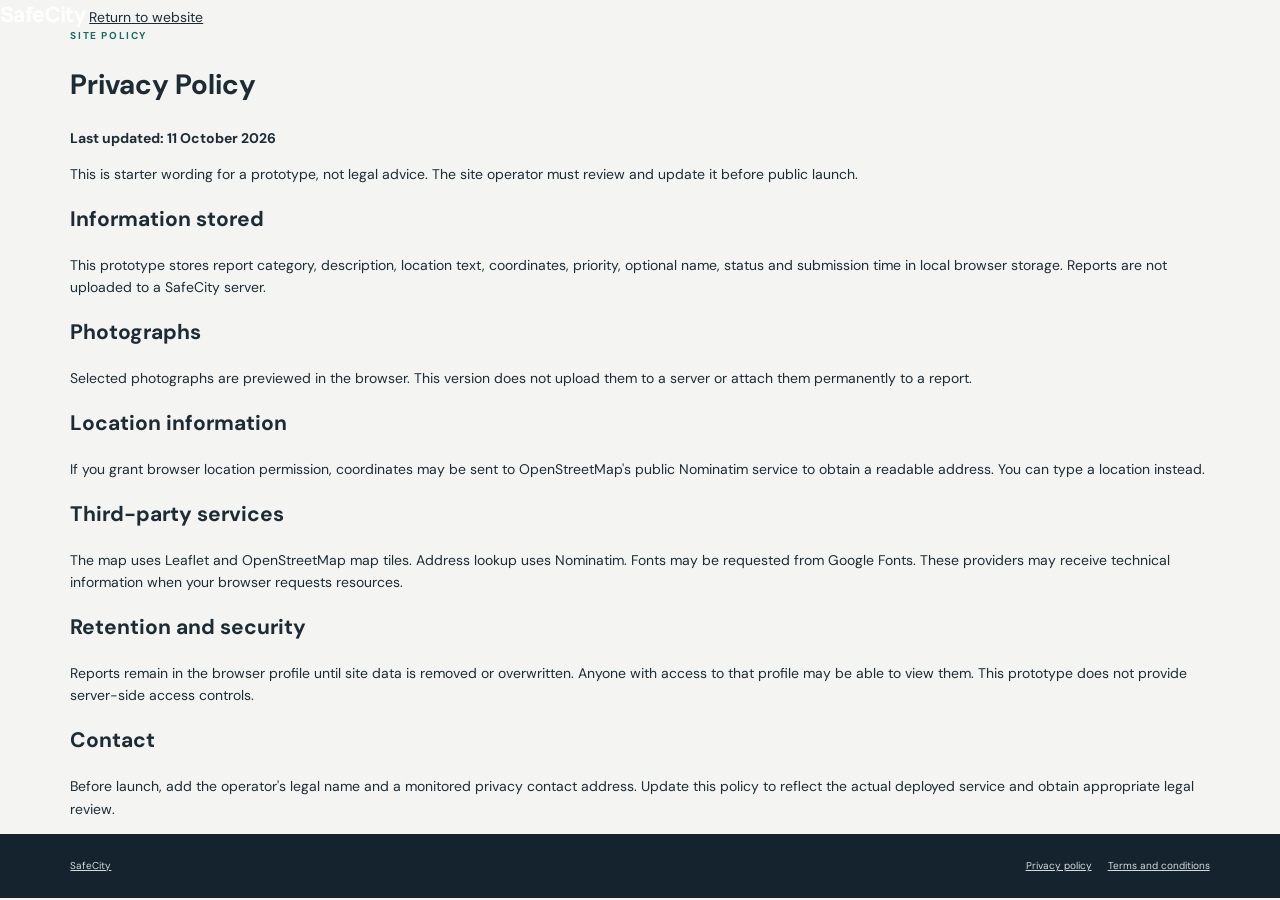
<file: privacy.html>
<!DOCTYPE html>
<html lang="en">
<head>
  <meta charset="UTF-8">
  <meta name="viewport" content="width=device-width, initial-scale=1">
  <title>Privacy Policy | SafeCity</title>
  <link rel="icon" href="favicon.svg" type="image/svg+xml">
  <link rel="stylesheet" href="style.css">
</head>
<body>
  <header class="header">
    <a class="brand" href="index.html">SafeCity</a>
    <a href="index.html">Return to website</a>
  </header>
  <main class="container legal-page">
    <p class="eyebrow">SITE POLICY</p>
    <h1>Privacy Policy</h1>
    <p><strong>Last updated: 11 October 2026</strong></p>

    <p class="legal-warning">
      This is starter wording for a prototype, not legal advice.
      The site operator must review and update it before public launch.
    </p>

    <h2>Information stored</h2>
    <p>
      This prototype stores report category, description, location text,
      coordinates, priority, optional name, status and submission time
      in local browser storage. Reports are not uploaded to a SafeCity server.
    </p>

    <h2>Photographs</h2>
    <p>
      Selected photographs are previewed in the browser. This version does
      not upload them to a server or attach them permanently to a report.
    </p>

    <h2>Location information</h2>
    <p>
      If you grant browser location permission, coordinates may be sent to
      OpenStreetMap's public Nominatim service to obtain a readable address.
      You can type a location instead.
    </p>

    <h2>Third-party services</h2>
    <p>
      The map uses Leaflet and OpenStreetMap map tiles. Address lookup uses
      Nominatim. Fonts may be requested from Google Fonts. These providers
      may receive technical information when your browser requests resources.
    </p>

    <h2>Retention and security</h2>
    <p>
      Reports remain in the browser profile until site data is removed or
      overwritten. Anyone with access to that profile may be able to view
      them. This prototype does not provide server-side access controls.
    </p>

    <h2>Contact</h2>
    <p>
      Before launch, add the operator's legal name and a monitored privacy
      contact address. Update this policy to reflect the actual deployed
      service and obtain appropriate legal review.
    </p>
  </main>
  <footer class="footer">
    <a class="footer-brand" href="index.html">SafeCity</a>
    <div class="footer-links">
      <a href="privacy.html">Privacy policy</a>
      <a href="terms.html">Terms and conditions</a>
    </div>
  </footer>
</body>
</html>
</file>
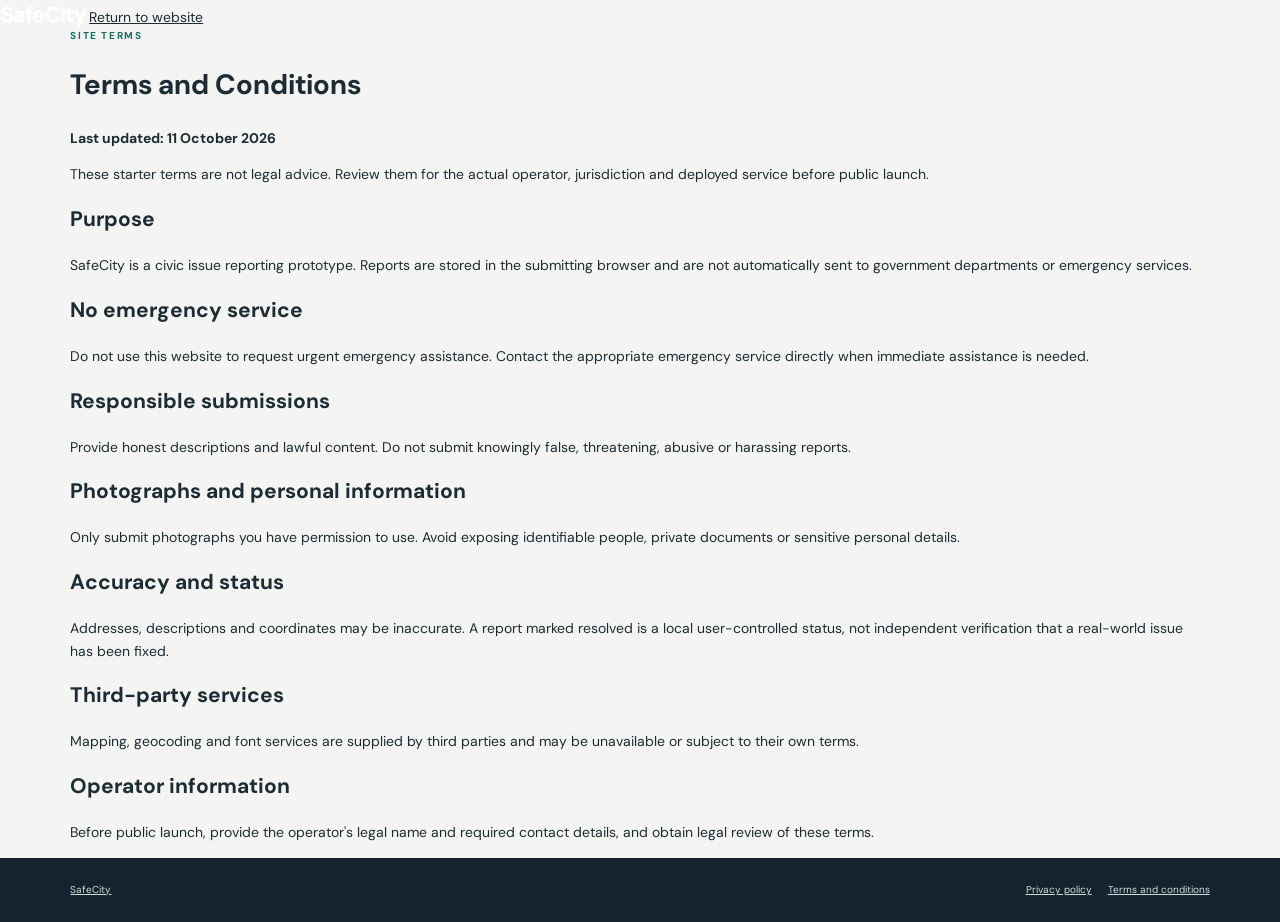
<file: terms.html>
<!DOCTYPE html>
<html lang="en">
<head>
  <meta charset="UTF-8">
  <meta name="viewport" content="width=device-width, initial-scale=1">
  <title>Terms and Conditions | SafeCity</title>
  <link rel="icon" href="favicon.svg" type="image/svg+xml">
  <link rel="stylesheet" href="style.css">
</head>
<body>
  <header class="header">
    <a class="brand" href="index.html">SafeCity</a>
    <a href="index.html">Return to website</a>
  </header>
  <main class="container legal-page">
    <p class="eyebrow">SITE TERMS</p>
    <h1>Terms and Conditions</h1>
    <p><strong>Last updated: 11 October 2026</strong></p>

    <p class="legal-warning">
      These starter terms are not legal advice. Review them for the actual
      operator, jurisdiction and deployed service before public launch.
    </p>

    <h2>Purpose</h2>
    <p>
      SafeCity is a civic issue reporting prototype. Reports are stored in
      the submitting browser and are not automatically sent to government
      departments or emergency services.
    </p>

    <h2>No emergency service</h2>
    <p>
      Do not use this website to request urgent emergency assistance.
      Contact the appropriate emergency service directly when immediate
      assistance is needed.
    </p>

    <h2>Responsible submissions</h2>
    <p>
      Provide honest descriptions and lawful content. Do not submit
      knowingly false, threatening, abusive or harassing reports.
    </p>

    <h2>Photographs and personal information</h2>
    <p>
      Only submit photographs you have permission to use. Avoid exposing
      identifiable people, private documents or sensitive personal details.
    </p>

    <h2>Accuracy and status</h2>
    <p>
      Addresses, descriptions and coordinates may be inaccurate. A report
      marked resolved is a local user-controlled status, not independent
      verification that a real-world issue has been fixed.
    </p>

    <h2>Third-party services</h2>
    <p>
      Mapping, geocoding and font services are supplied by third parties
      and may be unavailable or subject to their own terms.
    </p>

    <h2>Operator information</h2>
    <p>
      Before public launch, provide the operator's legal name and required
      contact details, and obtain legal review of these terms.
    </p>
  </main>
  <footer class="footer">
    <a class="footer-brand" href="index.html">SafeCity</a>
    <div class="footer-links">
      <a href="privacy.html">Privacy policy</a>
      <a href="terms.html">Terms and conditions</a>
    </div>
  </footer>
</body>
</html>
</file>
<file: style.css>
@import url('https://fonts.googleapis.com/css2?family=DM+Sans:wght@400;500;600;700&family=Manrope:wght@400;500;600;700;800&display=swap');

:root {
  --navy: #14232d;
  --ink: #1d2c34;
  --paper: #f4f5f2;
  --white: #ffffff;
  --line: #dce2df;
  --muted: #63747a;
  --green: #176c61;
  --green-dark: #10574f;
}

* {
  box-sizing: border-box;
}

html {
  scroll-behavior: smooth;
}

body {
  margin: 0;
  background: var(--paper);
  color: var(--ink);
  font-family: "DM Sans", Arial, sans-serif;
  font-size: 14px;
  line-height: 1.6;
}

a {
  color: inherit;
}

button,
input,
select,
textarea {
  font: inherit;
}

.site-header {
  min-height: 76px;
  padding: 16px 5.5%;
  display: flex;
  align-items: center;
  justify-content: space-between;
  flex-wrap: wrap;
  gap: 20px;
  background: var(--navy);
  color: white;
}

.brand {
  color: white;
  font: 800 21px Manrope, sans-serif;
  text-decoration: none;
  letter-spacing: -0.6px;
}

.site-header nav {
  display: flex;
  flex-wrap: wrap;
  gap: 25px;
}

.site-header nav a {
  color: #d6dfdf;
  text-decoration: none;
  font-size: 12px;
  font-weight: 600;
}

.site-header nav a:hover,
.footer-links a:hover {
  color: white;
  text-decoration: underline;
}

.city-label {
  color: #d6dfdf;
  font-size: 10px;
  font-weight: 700;
  letter-spacing: 1px;
}

.container {
  width: min(1400px, 89%);
  margin: auto;
}

.hero {
  padding: 55px 0 35px;
  max-width: 760px;
}

.eyebrow {
  margin: 0 0 8px;
  color: var(--green);
  font-size: 10px;
  font-weight: 700;
  letter-spacing: 1.6px;
}

.hero h1 {
  margin: 0;
  color: var(--navy);
  font: 800 clamp(35px, 5vw, 54px)/1.12 Manrope, sans-serif;
  letter-spacing: -1.8px;
}

.hero > p:not(.eyebrow) {
  max-width: 650px;
  color: #52636a;
  margin: 18px 0 24px;
}

.primary-button,
.secondary-button {
  display: inline-flex;
  align-items: center;
  justify-content: center;
  min-height: 42px;
  padding: 10px 15px;
  border: 1px solid transparent;
  border-radius: 3px;
  font-size: 12px;
  font-weight: 700;
  cursor: pointer;
  text-decoration: none;
}

.primary-button {
  background: var(--green);
  border-color: var(--green);
  color: white;
}

.primary-button:hover {
  background: var(--green-dark);
}

.secondary-button {
  background: white;
  border-color: #cbd5d0;
  color: var(--ink);
}

.secondary-button:hover {
  background: #edf1ee;
}

button:disabled {
  opacity: 0.6;
  cursor: wait;
}

.stats {
  display: grid;
  grid-template-columns: repeat(3, minmax(0, 1fr));
  gap: 14px;
  margin-bottom: 18px;
}

.stat-card {
  background: white;
  border: 1px solid var(--line);
  padding: 17px 20px;
}

.stat-card span {
  display: block;
  color: var(--muted);
  font-size: 12px;
  font-weight: 600;
}

.stat-card strong {
  display: block;
  margin-top: 7px;
  color: var(--navy);
  font: 800 30px Manrope, sans-serif;
}

.main-grid {
  display: grid;
  grid-template-columns: minmax(0, 1.15fr) minmax(320px, 0.85fr);
  align-items: start;
  gap: 18px;
}

.panel {
  min-width: 0;
  background: white;
  border: 1px solid var(--line);
  padding: 23px;
}

.section-heading {
  display: flex;
  justify-content: space-between;
  align-items: center;
  gap: 12px;
  margin-bottom: 18px;
}

.section-heading .eyebrow {
  margin-bottom: 5px;
}

.section-heading h2 {
  margin: 0;
  color: var(--navy);
  font: 800 19px Manrope, sans-serif;
}

#map {
  width: 100%;
  height: 440px;
  background: #e6ebe8;
  border: 1px solid var(--line);
  z-index: 1;
}

.coordinate-panel {
  display: grid;
  grid-template-columns: repeat(2, minmax(0, 1fr));
  gap: 12px;
  margin-top: 13px;
  padding: 14px;
  background: #f0f4f1;
  border: 1px solid var(--line);
}

.coordinate-panel span {
  display: block;
  margin-bottom: 5px;
  color: var(--muted);
  font-size: 9px;
  font-weight: 700;
  letter-spacing: 1px;
}

.coordinate-panel strong {
  color: var(--navy);
  font: 700 13px Manrope, sans-serif;
  overflow-wrap: anywhere;
}

.helper-text {
  color: var(--muted);
  font-size: 10px;
  line-height: 1.6;
}

form {
  display: flex;
  flex-direction: column;
  gap: 16px;
}

.field {
  min-width: 0;
  display: flex;
  flex-direction: column;
  gap: 7px;
}

.field label {
  font-size: 11px;
  font-weight: 700;
}

input,
select,
textarea {
  width: 100%;
  min-width: 0;
  padding: 11px 12px;
  background: white;
  border: 1px solid #cfd8d4;
  border-radius: 2px;
  color: var(--ink);
}

input[type="file"] {
  font-size: 11px;
}

textarea {
  resize: vertical;
}

input:focus,
select:focus,
textarea:focus {
  outline: 2px solid #176c612b;
  border-color: var(--green);
}

.field .secondary-button {
  align-self: flex-start;
}

.field .helper-text {
  margin: 0;
}

#photo-preview {
  max-width: 100%;
  max-height: 230px;
  object-fit: contain;
  object-position: left;
  border: 1px solid var(--line);
}

#photo-preview[hidden] {
  display: none;
}

.submit-button {
  width: 100%;
}

.reports-panel {
  margin-top: 18px;
}

.reports-heading {
  flex-wrap: wrap;
}

.reports-heading select {
  width: auto;
  min-width: 135px;
}

#reports-list {
  display: flex;
  flex-direction: column;
}

.report-card {
  display: grid;
  grid-template-columns: minmax(0, 1fr) auto;
  gap: 14px;
  padding: 20px 0;
  border-top: 1px solid #e6ebe8;
}

.report-card h3 {
  margin: 0 0 7px;
  color: var(--navy);
  font-size: 14px;
}

.report-card p {
  margin: 5px 0;
  color: var(--muted);
  font-size: 11px;
  overflow-wrap: anywhere;
}

.report-photo {
  display: block;
  width: min(100%, 380px);
  max-height: 260px;
  margin-top: 13px;
  object-fit: cover;
  border: 1px solid var(--line);
}

.report-coordinates {
  margin-top: 10px;
  color: #43575d;
  font-size: 10px;
  overflow-wrap: anywhere;
}

.report-map-link {
  display: inline-block;
  margin-top: 8px;
  color: var(--green);
  font-size: 11px;
  font-weight: 700;
}

.report-status {
  display: inline-block;
  padding: 4px 7px;
  border: 1px solid #e3c9a7;
  color: #92551f;
  font-size: 9px;
  font-weight: 700;
}

.report-status.Resolved {
  border-color: #b9d9c8;
  color: #176b4b;
}

.report-action {
  display: block;
  margin-top: 12px;
  padding: 0;
  border: 0;
  background: transparent;
  color: var(--green);
  font-size: 10px;
  font-weight: 700;
  text-decoration: underline;
  cursor: pointer;
}

#empty-state {
  padding: 20px 0;
  color: var(--muted);
  font-size: 12px;
}

.notice-panel {
  margin: 18px 0 28px;
  padding: 18px;
  background: #e9eeeb;
  border-left: 3px solid #8a9c96;
}

.notice-panel h2 {
  margin: 0 0 5px;
  font: 700 14px Manrope, sans-serif;
}

.notice-panel p {
  margin: 0;
  color: #506168;
  font-size: 11px;
}

footer {
  display: flex;
  flex-wrap: wrap;
  justify-content: space-between;
  align-items: center;
  gap: 15px 22px;
  padding: 24px 5.5%;
  background: var(--navy);
  color: #d3dcdd;
  font-size: 10px;
}

footer .brand {
  font-size: 16px;
}

.footer-links {
  display: flex;
  flex-wrap: wrap;
  gap: 16px;
}

.footer-links a {
  color: #d3dcdd;
}

#notice {
  position: fixed;
  right: 18px;
  bottom: 18px;
  max-width: 360px;
  padding: 13px 16px;
  background: var(--navy);
  color: white;
  border: 1px solid #40545c;
  opacity: 0;
  pointer-events: none;
  z-index: 3000;
  font-size: 12px;
}

#notice.show {
  opacity: 1;
}

.leaflet-popup-content {
  overflow-wrap: anywhere;
}

@media (max-width: 950px) {
  .main-grid {
    grid-template-columns: 1fr;
  }

  #map {
    height: 380px;
  }
}

@media (max-width: 650px) {
  .site-header {
    align-items: flex-start;
  }

  .site-header nav {
    order: 3;
    width: 100%;
    justify-content: space-between;
    gap: 10px;
  }

  .site-header nav a {
    font-size: 10px;
  }

  .city-label {
    margin-left: auto;
    font-size: 8px;
  }

  .container {
    width: 92%;
  }

  .hero {
    padding-top: 38px;
  }

  .hero h1 {
    font-size: 36px;
  }

  .stats {
    gap: 8px;
  }

  .stat-card {
    padding: 12px;
  }

  .stat-card span {
    font-size: 10px;
  }

  .stat-card strong {
    font-size: 24px;
  }

  .panel {
    padding: 15px;
  }

  #map {
    height: 330px;
  }

  .report-card {
    grid-template-columns: 1fr;
  }

  footer {
    align-items: flex-start;
    flex-direction: column;
  }
}
</file>
